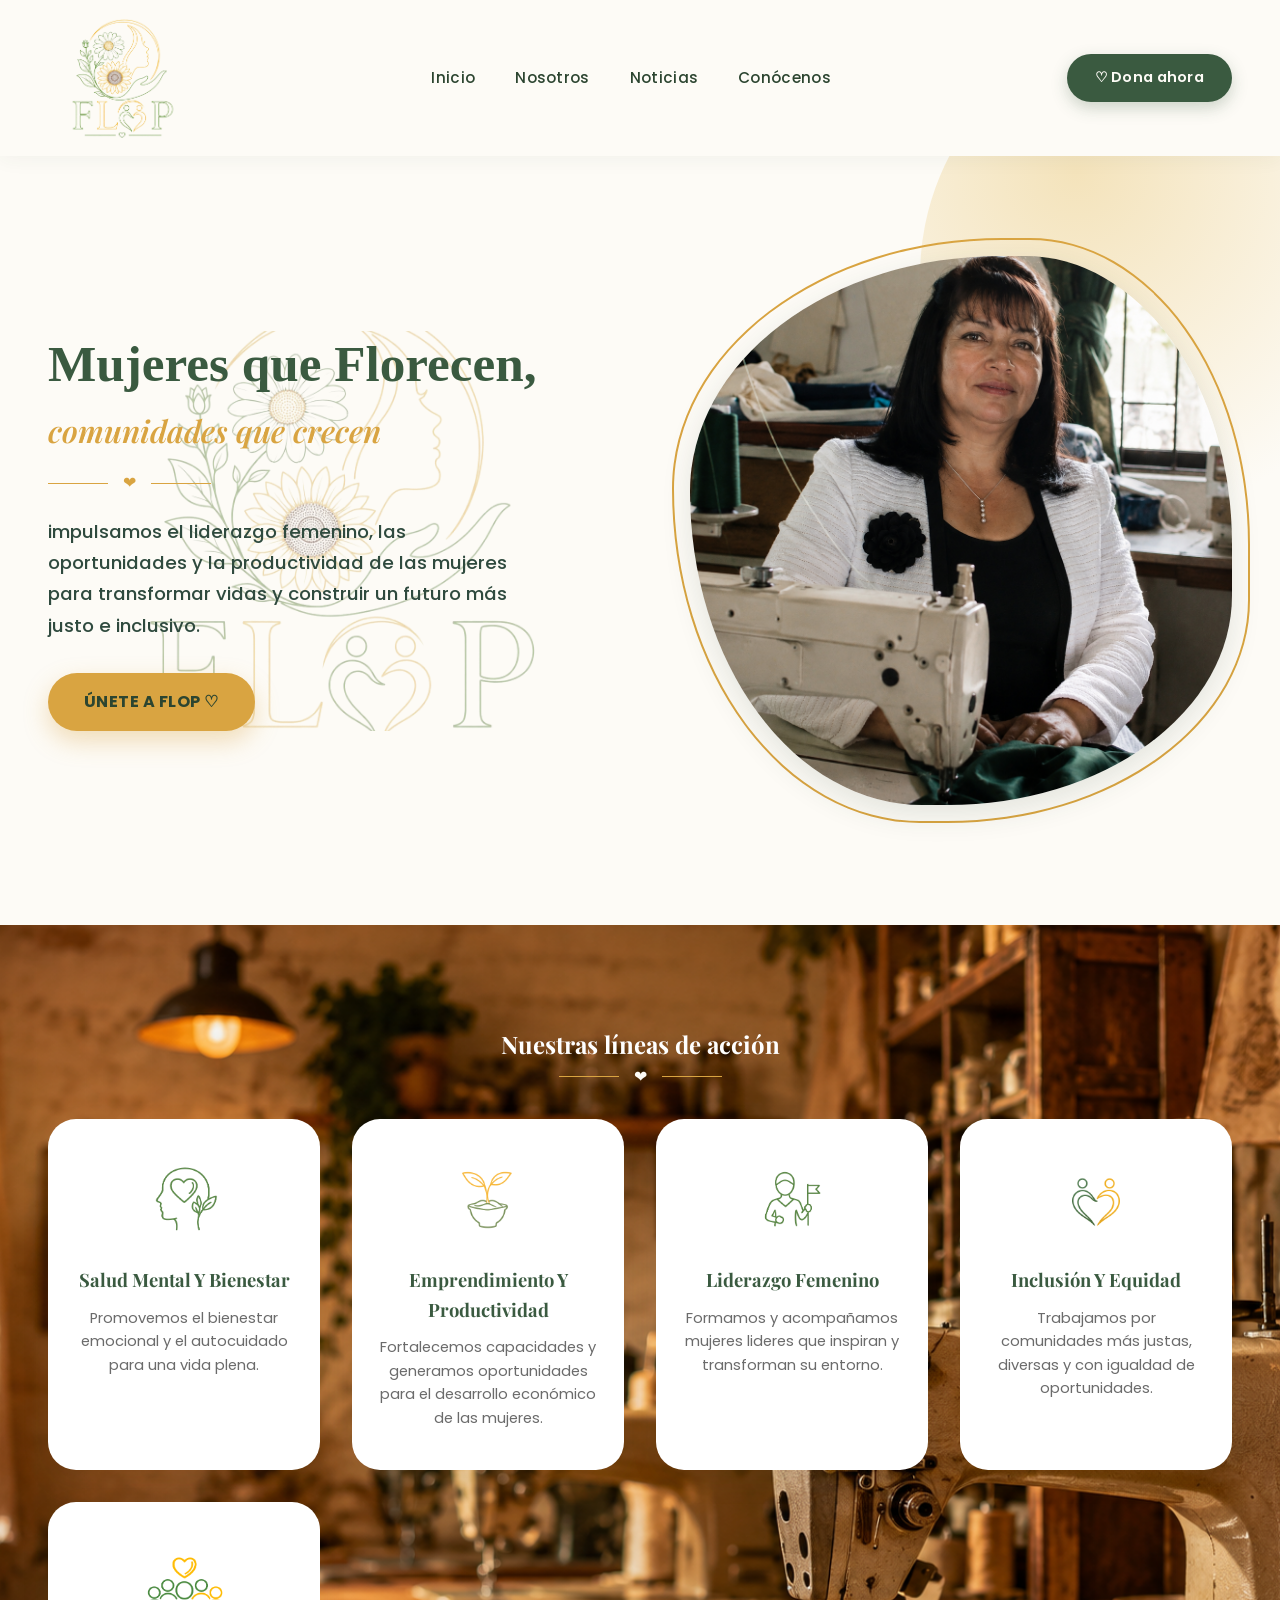
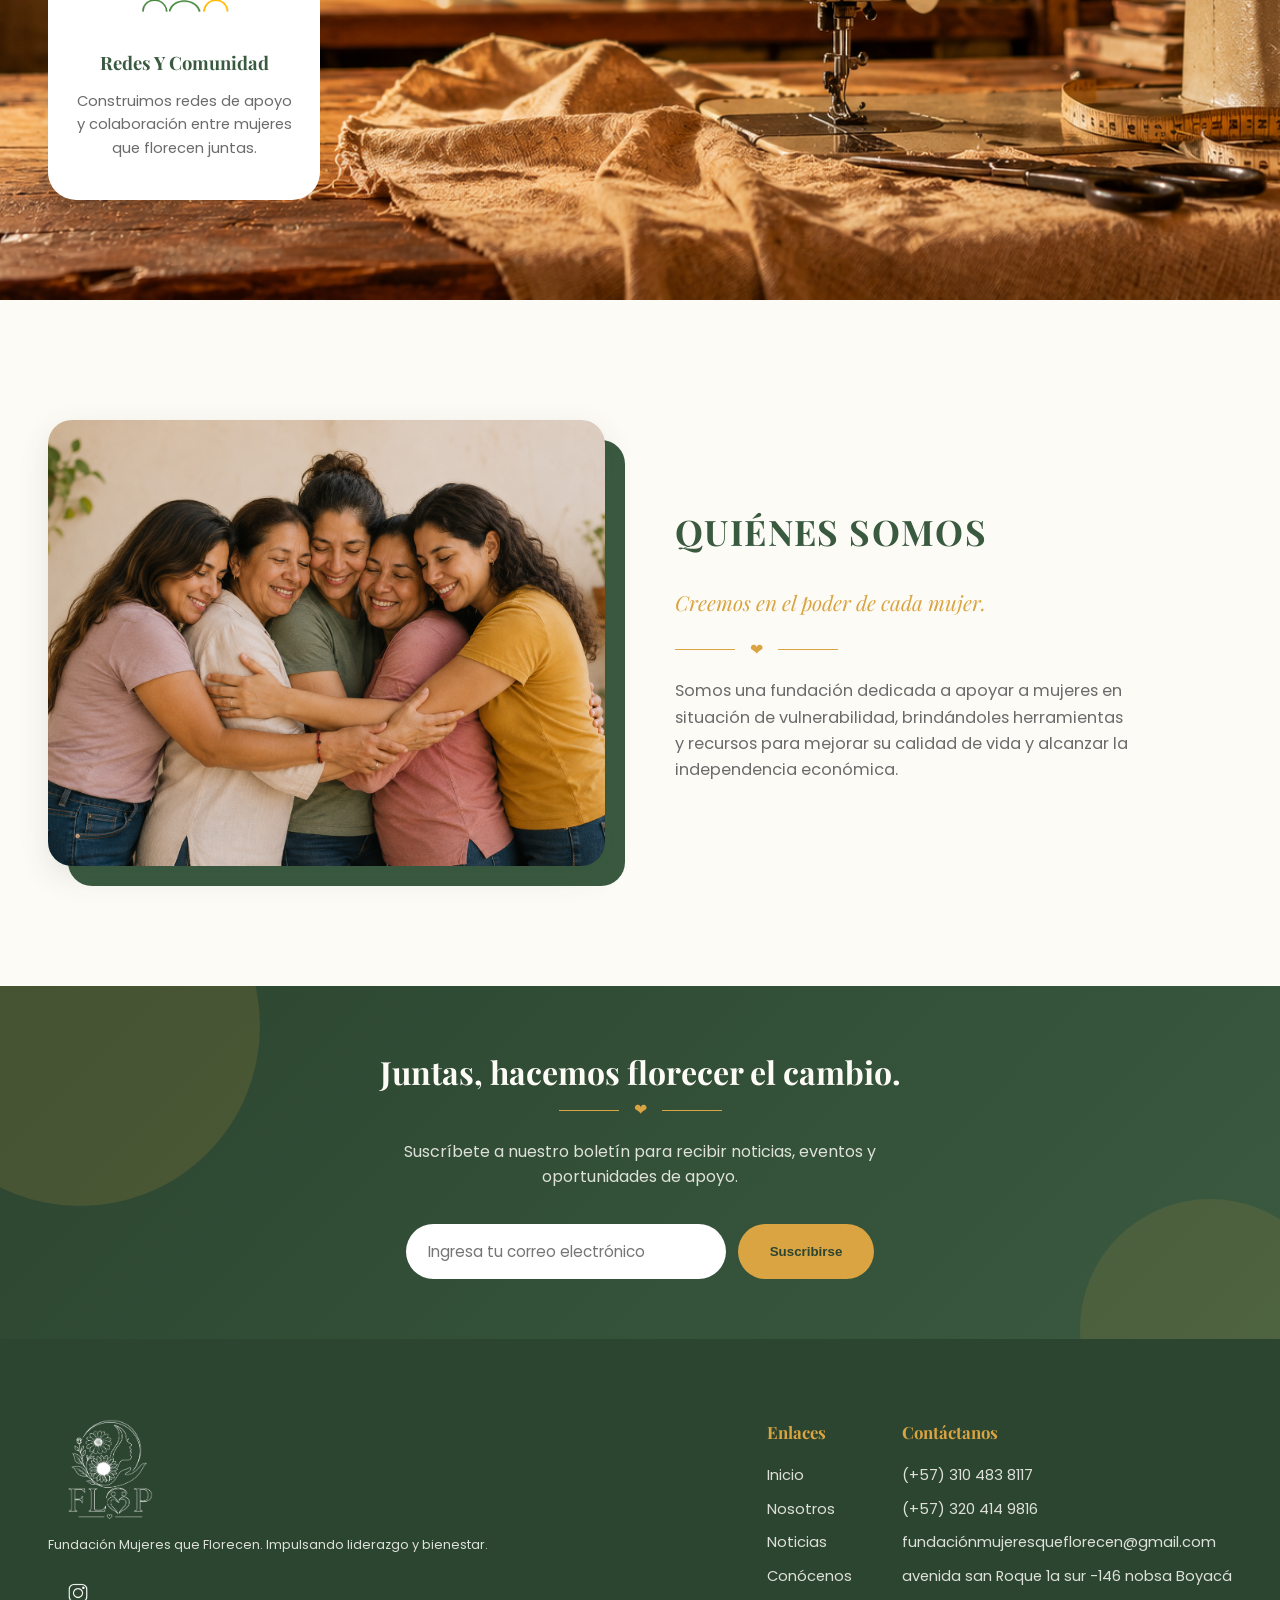
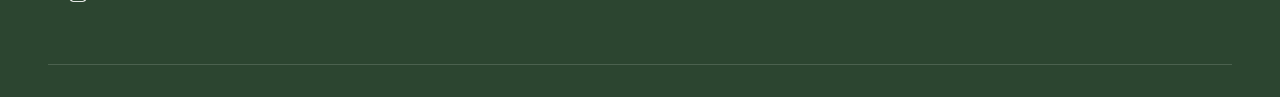
<file: index.html>
<!DOCTYPE html>
<html lang="en">
<head>
    <meta charset="UTF-8">
    <meta name="viewport" content="width=device-width, initial-scale=1.0">
    <title>Document</title>
    <link rel="stylesheet" href="home.css">
    <link rel="stylesheet" href="base.css">
<link rel="preconnect" href="https://fonts.googleapis.com">
<link rel="preconnect" href="https://fonts.gstatic.com" crossorigin>
<link href="https://fonts.googleapis.com/css2?family=Playwrite+ES:wght@100..400&family=Playwrite+NZ+Basic:wght@100..400&display=swap" rel="stylesheet">
</head>
<body>
    <header>
        <img class="logo" src="img/logofundacion2.png" alt="Logo de la fundación">
        <nav>
        <ul>
            <li><a href="#">Inicio</a></li>
            <li><a href="nosotros.html">Nosotros</a></li>
            <li><a href="noticias.html">Noticias</a></li>
            <li><a href="conocenos.html">Conócenos</a></li>
        </ul>
        </nav>
        <a href="#" class="boton">♡ Dona ahora</a>
    </header>
<!--====encabezado====-->
<main>
    <section class="hero">
        <div class="hero-texto">
            <h1><span class="titulo-home">Mujeres que Florecen, </span><br> <span class="dorado">comunidades que crecen</span></h1>
            <div class="divisor" style="justify-content:flex-start;">❤</div>
            <p>impulsamos el liderazgo femenino, las oportunidades y la productividad de las mujeres para transformar vidas y construir un futuro más justo e inclusivo.</p> 
            <div class="hero-botones">
            <a href="contactanos.html" class="boton-unete">ÚNETE A FLOP ♡</a>
            </div>
        </div>
        <div class="hero-imagen">
            <img src="img/hero2.png" alt="Imagen de la fundación">
        </div>
    </section>
<!-- ====lineas de acción==== -->
    <section class="lineas-de-accion" id="lineas-de-accion">
        
        <div class="nuestras-lineas-de-accion">
            <h1>Nuestras líneas de acción</h1>
            <div class="divisor" style="justify-content:flex-start;">❤</div>
        </div>
        <div class="tarjetas">

            <div class="tarjeta">
                <div class="icono">   
                    <img src="img/salud_mental.png" alt="salud mental y bienestar icono">
                </div>
                <h3>salud mental y bienestar</h3>
                <p>Promovemos el bienestar emocional y el autocuidado para una vida plena.</p>
            </div>
            
            <div class="tarjeta">
                <div class="icono">   
                    <img src="img/emprendimiento.png" alt="Icono de productividad">
                </div>
                <h3>Emprendimiento y productividad</h3>
                <p>Fortalecemos capacidades y generamos oportunidades para el desarrollo económico de las mujeres.</p>
            </div>

            <div class="tarjeta">
                <div class="icono">   
                    <img src="img/liderazgo.png" alt="Icono de liderazgo">
                </div>
                <h3>Liderazgo femenino</h3>
                <p>Formamos y acompañamos mujeres lideres que inspiran y transforman su entorno.</p>
            </div>

            <div class="tarjeta">
                <div class="icono">   
                    <img src="img/inclusion.png" alt="Icono de educación">
                </div>
                <h3>Inclusión y equidad</h3>
                <p>Trabajamos por comunidades más justas, diversas y con igualdad de oportunidades.</p>
            </div>

            <div class="tarjeta">
                <div class="icono">   
                    <img src="img/redes.png" alt="Icono de solidaridad">
                </div>
                <h3>Redes y comunidad</h3>
                <p>Construimos redes de apoyo y colaboración entre mujeres que florecen juntas.</p>
            </div>

        </div>
    </section>

<!--====Quienes somos====-->
    <section class="quienes-somos" id="quienes-somos">
        <div class="quienes-somos-imagen">
            <img src="img/quienes-somos.png" alt="Imagen de quienes somos">
        </div>
        <div class="quienes-somos-texto">
            <h2>QUIÉNES SOMOS</h2><br><h3>Creemos en el poder de cada mujer.</h3>
            <div class="divisor" style="justify-content:flex-start;">❤ </div>
            <p>Somos una fundación dedicada a apoyar a mujeres en situación de vulnerabilidad, brindándoles herramientas y recursos para mejorar su calidad de vida y alcanzar la independencia económica.</p>
        </div>
    </section>

<!-- ====Correo==== -->
    <section class="correo" id="correo">
        <h2>Juntas, hacemos florecer el cambio.</h2>
        <div class="divisor" style="justify-content:center;">❤</div>
        <p>Suscríbete a nuestro boletín para recibir noticias, eventos y oportunidades de apoyo.</p>
        <form action="#" method="post">
            <input type="email" name="email" placeholder="Ingresa tu correo electrónico" required>
            <button type="submit">Suscribirse</button>
        </form>
    </section>

<!-- ====pie de pagina====-->
    <footer>
        <div class="footer-grid">
            <div class="footer-col" style="flex:1 1 220px">
                    <div class="logo-footer">
                        <img src="img/logofundacion2.png" alt="Logo de la fundación">
                    </div>
                    <p style="font-size:0.8rem">Fundación Mujeres que Florecen. Impulsando liderazgo y bienestar.</p>
                    <div class="redes-sociales">
                        <a href="#"><img src="img/instagram.png" alt="Instagram"></a>
                    </div>
            </div>

            <div class="footer-col">
                <h3>Enlaces</h3>
                <ul>
                    <li><a href="#">Inicio</a></li>
                    <li><a href="nosotros.html">Nosotros</a></li>
                    <li><a href="noticias.html">Noticias</a></li>
                    <li><a href="eventos.html">Conócenos</a></li>
                </ul>
            </div>

            <div class="footer-col">
                <h3>Contáctanos</h3>
                <ul>
                    <li>(+57) 310 483 8117</li>
                    <li>(+57) 320 414 9816</li>
                    <li>fundaciónmujeresqueflorecen@gmail.com</li>
                    <li>avenida san Roque 1a sur -146 nobsa Boyacá</li>
                </ul>
            </div>
        </div>
    </footer>
</body>
</html>
</file>
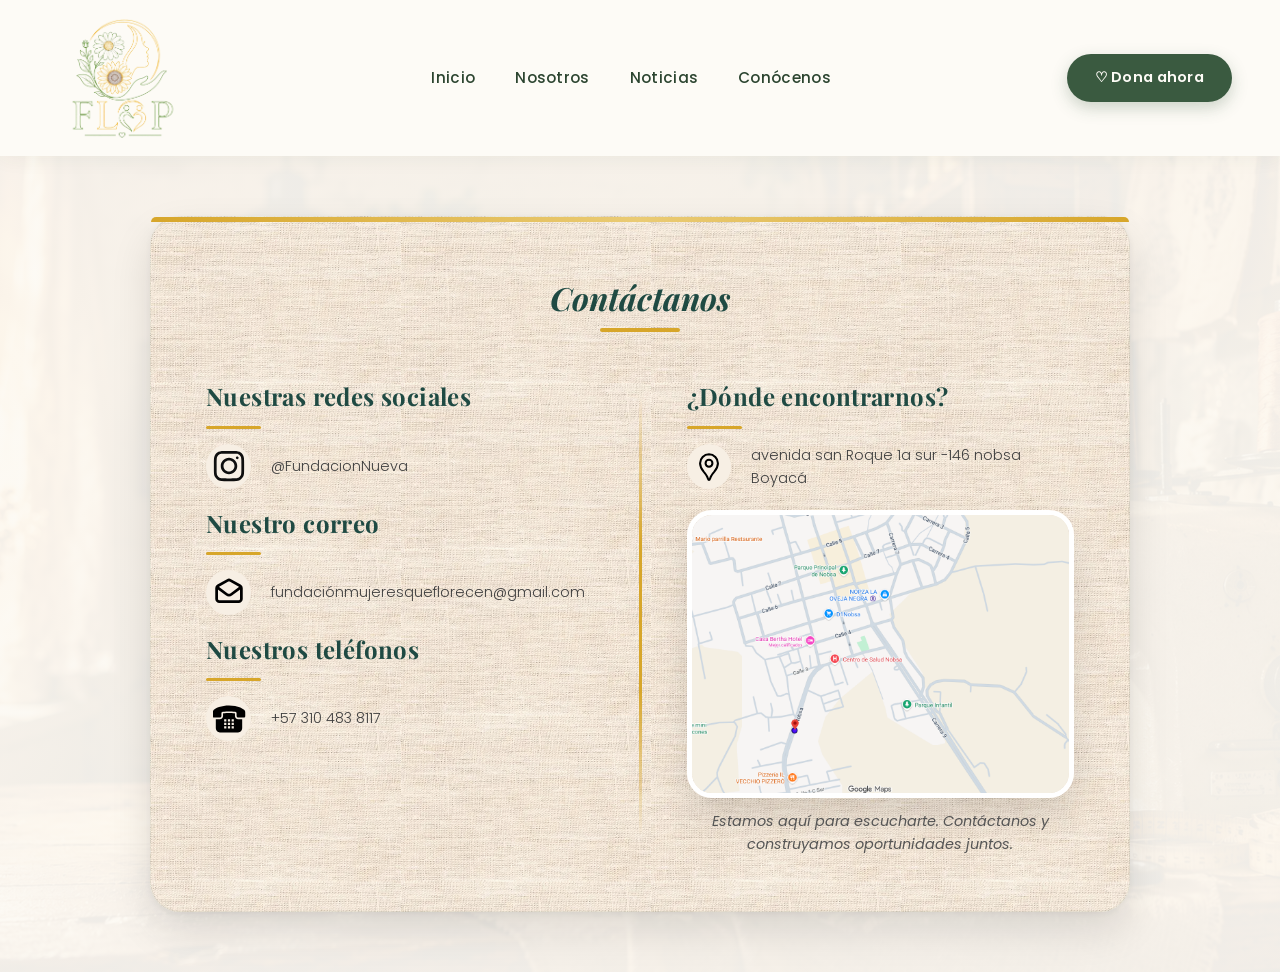
<file: contactanos.html>
<!DOCTYPE html>
<html lang="en">
<head>
    <meta charset="UTF-8">
    <meta name="viewport" content="width=device-width, initial-scale=1.0">
    <title>Document</title>
    <link rel="stylesheet" href="contactanos.css">
    <link rel="stylesheet" href="base.css">
</head>
<body>
    <header>
        <img class="logo" src="img/logofundacion2.png" alt="Logo de la fundación">
        <nav>
        <ul>
            <li><a href="index.html">Inicio</a></li>
            <li><a href="nosotros.html">Nosotros</a></li>
            <li><a href="noticias.html">Noticias</a></li>
            <li><a href="conocenos.html">Conócenos</a></li>
        </ul>
        </nav>
        <a href="#" class="boton">♡ Dona ahora</a>
    </header>
    
<section class="contactanos" id="contactanos">
    <div class="tarjeta-redes">
    <div class="titulo-contactanos">
        <h3>Contáctanos</h3>
    </div>
        <!-- Columna izquierda -->
        <div class="izquierda">
            <div class="bloque-contacto">
                <h3>Nuestras redes sociales</h3>
                <a href="https://instagram.com/fundacion" target="_blank">
                    <div class="icono">
                        <img src="img/instagram-contactenos.svg" alt="">
                    </div>
                    <span>@FundacionNueva</span>
                </a>
            </div>


            <div class="bloque-contacto">
                <h3>Nuestro correo</h3>
                <a href="mailto:contacto@fundacion.org">
                    <div class="icono">
                        <img src="img/correo-contactenos.svg" alt="">
                    </div>
                    <span>fundaciónmujeresqueflorecen@gmail.com</span>
                </a>
            </div>


            <div class="bloque-contacto">
                <h3>Nuestros teléfonos</h3>
                <a>
                    <div class="icono">
                        <img src="img/telefono-contactenos.svg" alt="">
                    </div>
                    <div class="numeros">
                        <span>+57 310 483 8117</span>
                    </div>
                </a>
        </div>

        </div>

        <!-- Línea dorada -->
        <div class="divisor-contacto"></div>

        <!-- Columna derecha -->
        <div class="derecha">
            <div class="bloque-contacto">
                <h3>¿Dónde encontrarnos?</h3>
                <a href="https://www.google.com/maps/search/avenida+san+Roque+1a+sur+-146+nobsa+Boyac%C3%A1+/@5.765005,-72.9423111,18.49z?entry=ttu&g_ep=EgoyMDI2MDcyOS4wIKXMDSoASAFQAw%3D%3D" target="_blank">
                    <div class="icono">
                        <img src="img/mapa-contactenos.svg" alt="">
                    </div>
                    <span>avenida san Roque 1a sur -146 nobsa Boyacá </span>
                </a>
            </div>
            <a class="mapa"
            href="https://www.google.com/maps/search/avenida+san+Roque+1a+sur+-146+nobsa+Boyac%C3%A1+/@5.765005,-72.9423111,18.49z?entry=ttu&g_ep=EgoyMDI2MDcyOS4wIKXMDSoASAFQAw%3D%3D"
            target="_blank">
            <img src="img/mapa-nobsa-contactenos.png" alt="Ubicación">
            </a>

            <p class="mensaje">
                Estamos aquí para escucharte.
                Contáctanos y construyamos oportunidades juntos.
            </p>
        </div>
    </div>

</section>

</body>
</html>
</file>
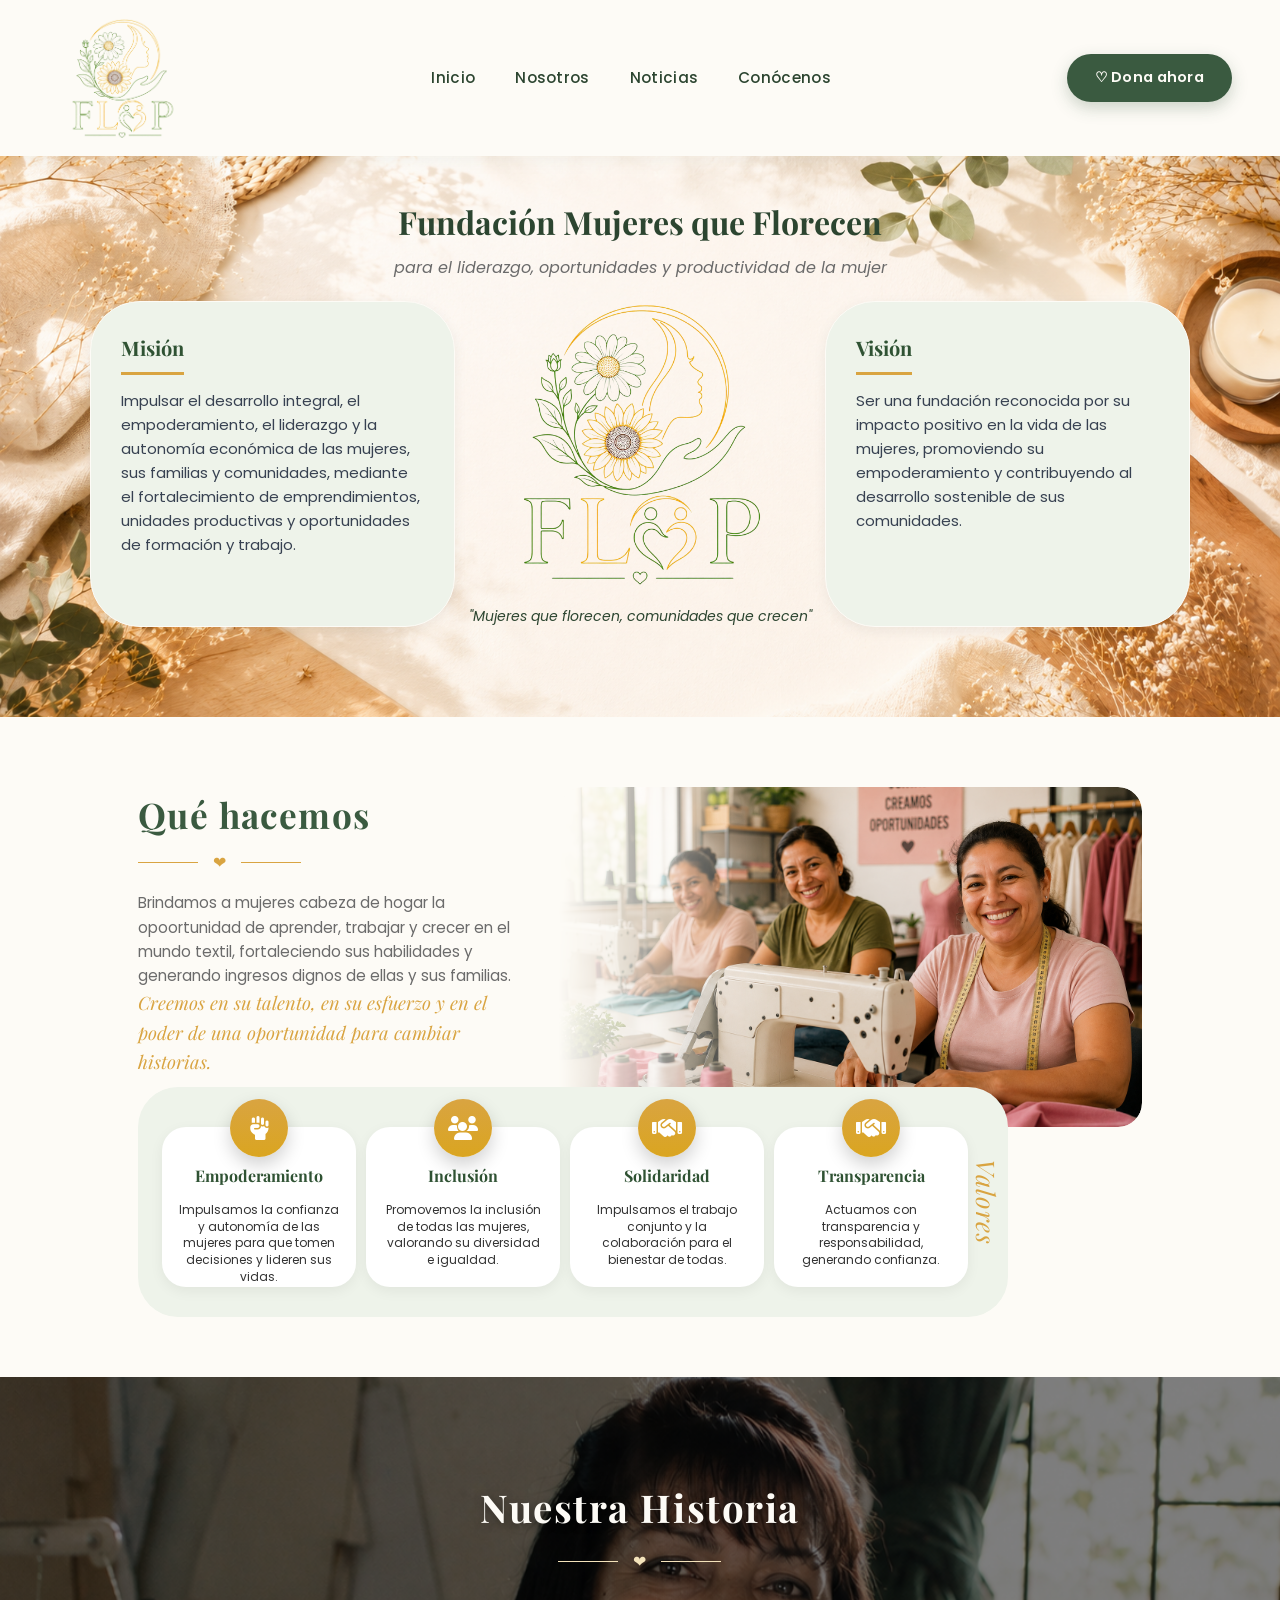
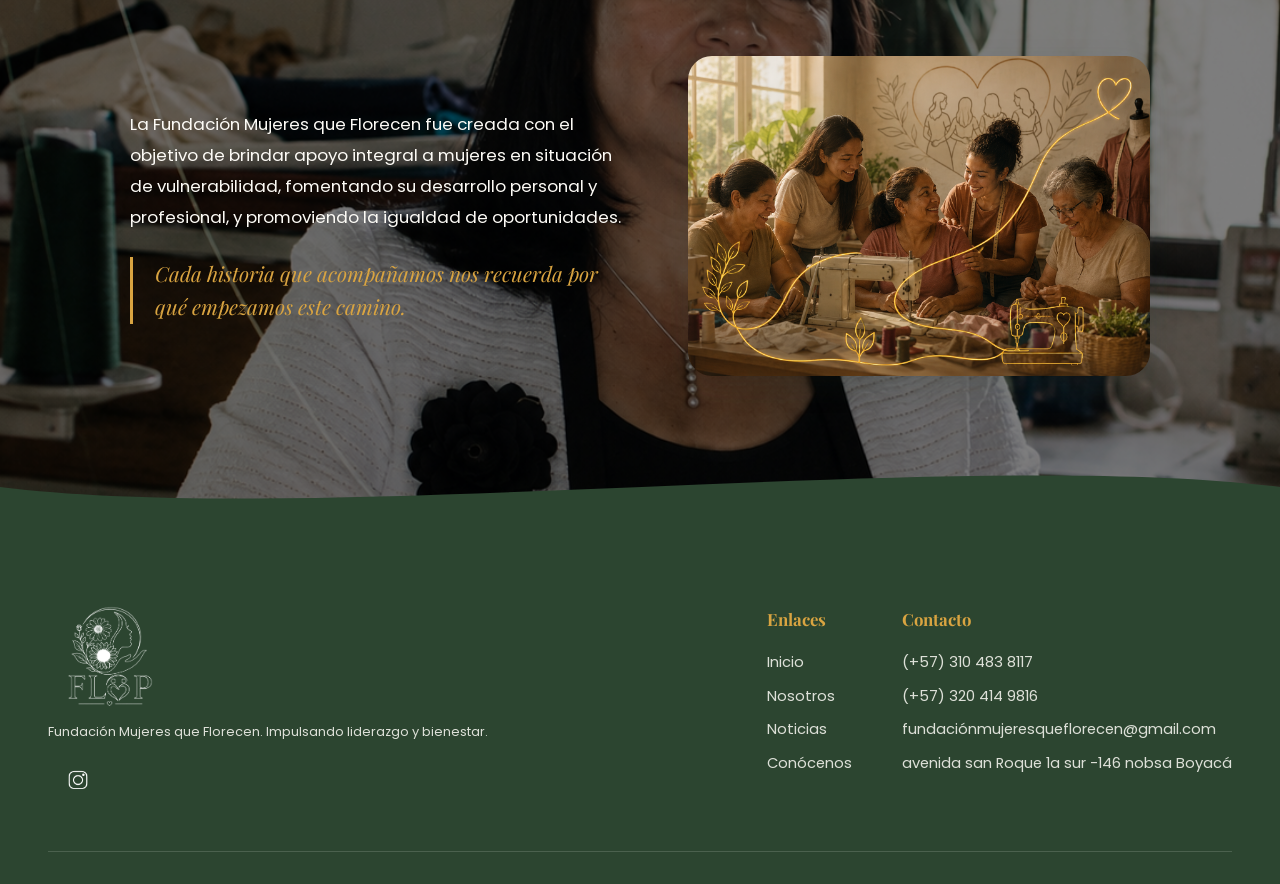
<file: nosotros.html>
<!DOCTYPE html>
<html lang="es">
<head>
    <meta charset="UTF-8">
    <meta name="viewport" content="width=device-width, initial-scale=1.0">
    <title>Fundación Mujeres que Florecen</title>
    <link rel="stylesheet" href="nosotros.css">
    <link rel="stylesheet" href="base.css">
    <link rel="stylesheet"
href="https://cdnjs.cloudflare.com/ajax/libs/font-awesome/6.7.2/css/all.min.css">
</head>
<body>
    <header>
        <img class="logo" src="img/logofundacion2.png" alt="Logo de la fundación">
        <nav>
            <ul>
                <li><a href="index.html">Inicio</a></li>
                <li><a href="nosotros.html">Nosotros</a></li>
                <li><a href="noticias.html">Noticias</a></li>
                <li><a href="conocenos.html">Conócenos</a></li>
            </ul>
        </nav>
        <a href="#" class="boton">♡ Dona ahora</a>
    </header>
    <main>
        <section id="juntos" class="juntos">
            <h1 class="titulo" style="text-align: center;">Fundación Mujeres que Florecen</h1>
            <p class="subtitulo " style="text-align: center;">para el liderazgo, oportunidades y productividad de la mujer</p>
                <div class="juntos-inner">
                    <div class="card">
                        <h2>Misión</h2>
                        <p>Impulsar el desarrollo integral, el empoderamiento, el liderazgo y la autonomía económica de las mujeres, sus familias y comunidades, mediante el fortalecimiento de emprendimientos, unidades productivas y oportunidades de formación y trabajo.</p>
                    </div>
                    <div class="logo">
                        <img class="imagen" src="img/logofundacion2.png" alt="Logo de la fundación">
                        <figcaption><em>"Mujeres que florecen, comunidades que crecen"</em></figcaption>
                    </div>
                    <div class="card">
                        <h2>Visión</h2>
                        <p>Ser una fundación reconocida por su impacto positivo en la vida de las mujeres, promoviendo su empoderamiento y contribuyendo al desarrollo sostenible de sus comunidades.</p>
                    </div>
                    </div>
        </section>

        <section id="que-hacemos" class="que-hacemos">
                <div class="texto-que-hacemos">
                    <h2>Qué hacemos</h2>
                    <div class="divisor" style="justify-content:flex-start;">❤ </div>
                    <p>Brindamos a mujeres cabeza de hogar la opoortunidad de aprender, trabajar y crecer en el mundo textil, fortaleciendo sus habilidades y generando ingresos dignos de ellas y sus familias.</p>
                    <h3>Creemos en su talento, en su esfuerzo y en el poder de una oportunidad para cambiar historias.</h3>
                </div>

                <div class="imagen-que-hacemos">
                    <img src="img/quehacemos.png" alt="Imagen de mujeres trabajando juntas">
                </div>
        </section>
        <section id="valores" class="valores">
            <span class="etiqueta-valores">Valores</span>
            <div class="card-valor">
                <div class="icono">
                    <i class="fa-solid fa-hand-fist"></i>
                </div>
                <h3>Empoderamiento</h3>
                <p>Impulsamos la confianza y autonomía de las mujeres para que tomen decisiones y lideren sus vidas.</p>
            </div>
            <div class="card-valor">
                <div class="icono">
                    <i class="fa-solid fa-users"></i>
                </div>
                <h3>Inclusión</h3>
                <p>Promovemos la inclusión de todas las mujeres, valorando su diversidad e igualdad.</p>
            </div>
            <div class="card-valor">
                <div class="icono">
                    <i class="fa-solid fa-handshake"></i>
                </div>
                <h3>Solidaridad</h3>
                <p>Impulsamos el trabajo conjunto y la colaboración para el bienestar de todas.</p>
            </div>
            <div class="card-valor">
                <div class="icono">
                    <i class="fa-solid fa-handshake"></i>
                </div>
                <h3>Transparencia</h3>
                <p>Actuamos con transparencia y responsabilidad, generando confianza.</p>
            </div>

        </section>

        <section id="historia" class="historia">
            <div class="contenido-historia">

                <div class="encabezado-historia">
                    <h2>Nuestra Historia</h2>
                    <div class="divisor" style="justify-content:flex-start;">❤ </div>
                </div>

                <div class="cuerpo-historia">
                    <div class="texto-historia">
                        <p>La Fundación Mujeres que Florecen fue creada con el objetivo de brindar apoyo integral a mujeres en situación de vulnerabilidad, fomentando su desarrollo personal y profesional, y promoviendo la igualdad de oportunidades.</p>
                        <p class="frase-destacada">Cada historia que acompañamos nos recuerda por qué empezamos este camino.</p>
                    </div>
                    <div class="imagen-historia">
                        <img src="img/historia.png" alt="Mujeres de la fundación trabajando juntas">
                </div>
                </div>
            </div>

            <div class="historia__ola">
                <svg viewBox="0 0 1440 100" preserveAspectRatio="none">
                    <path d="M0,50 C360,100 1080,0 1440,50 L1440,100 L0,100 Z" fill="#2d4a34"/>
                </svg>
            </div>
        </section>
    </main>

    <footer>
        <div class="footer-grid">
            <div class="footer-col" style="flex:1 1 220px">
                <div class="logo-footer">
                    <img src="img/logofundacion2.png" alt="Logo de la fundación">
                </div>
                <p style="font-size: 0.8rem;">Fundación Mujeres que Florecen. Impulsando liderazgo y bienestar.</p>
                <div class="redes-sociales">
                    <a href="#"><img src="img/instagram.png" alt="Instagram"></a>
                </div>
            </div>

            <div class="footer-col">
            <h3>Enlaces</h3>
                <ul>
                    <li><a href="index.html">Inicio</a></li>
                    <li><a href="nosotros.html">Nosotros</a></li>
                    <li><a href="noticias.html">Noticias</a></li>
                    <li><a href="conocenos.html">Conócenos</a></li>
                </ul>
            </div>

            <div class="footer-col">
                <h3>Contacto</h3>
                <ul>
                    <li>(+57) 310 483 8117</li>
                    <li>(+57) 320 414 9816</li>
                    <li>fundaciónmujeresqueflorecen@gmail.com</li>
                    <li>avenida san Roque 1a sur -146 nobsa Boyacá</li>
                </ul>
            </div>

        </div>
    </footer>
</body>
</html>
</file>
<file: home.css>
/* ----------HERO--------*/
.hero{
  display:flex;
  align-items:center;
  justify-content:space-between;
  gap: 60px;
  max-width: 1300px;
  margin: 0 auto;
  padding: 100px 48px 120px;
  position: relative;
  overflow: hidden;
}
.hero-texto{
  position: relative;
  z-index: 1;
}
.hero-texto::before {
  content: "";
  position: absolute;
  inset: 0; /* top:0; right:0; bottom:0; left:0; */
  background: url(img/logofundacion2.png);
  background-size: 98% auto;
  background-position: center;
  background-repeat: no-repeat;
  filter: saturate(0.65) opacity(0.4);
  z-index: -1;
}

/* mancha dorada difusa detrás del hero */
.hero::before{
  content:"";
  position:absolute;
  top:-140px; right:-160px;
  width:520px; height:520px;
  background: radial-gradient(circle at 30% 30%, var(--dorado-suave), transparent 70%);
  border-radius:50%;
  z-index:0;
}
 
.hero > div:first-child{
  flex:1 1 460px;
  position:relative;
  z-index:1;
  animation: apareceArriba .9s ease both;
}

.hero h1 .titulo-home{
  font-family: "Playwrite NZ Basic", cursive;
  font-optical-sizing: auto;
  font-weight: auto;
  font-style: normal;
}

.hero h1{
  font-size: clamp(2.3rem, 4vw, 3.6rem);
  font-weight:600;
  line-height:1.15;
  margin-bottom: 18px;
}
.hero h1 .dorado{
  color: var(--dorado);
  font-style: italic;
  font-size: 0.6em;
}
 
.hero > div:first-child > p{
  color: #2f4a3e;;
  font-size: 1.15rem;      /* un poco más grande que el 1.05rem actual */
  font-weight: 500;         /* Poppins soporta 300/400/500/600/700 según tu @import */
  line-height: 1.7; 
  max-width: 480px;
  margin: 20px 0 32px;
}
 
.hero-botones .boton-unete{
  display:inline-block;
  background: var(--dorado);
  color: var(--verde-oscuro);
  font-weight:700;
  letter-spacing:.03em;
  padding: 16px 36px;
  border-radius: 999px;
  transition: transform .3s ease, background .3s ease, color .3s ease, box-shadow .3s ease;
  box-shadow: 0 10px 24px rgba(217,164,65,.35);
}
.hero-botones .boton-unete:hover{
  background: var(--verde);
  color: var(--crema);
  transform: translateY(-3px);
}
 

.hero-imagen{
  flex:1 1 420px;
  position:relative;
  z-index:1;
}
.hero-imagen::before{
  content:"";
  position:absolute;
  inset:-18px;
  border: 2px solid var(--dorado);
  border-radius: 60% 40% 55% 45% / 45% 55% 40% 60%;
  animation: flotar 8s ease-in-out infinite;
}
.hero-imagen img{
  position:relative;
  z-index:1;
  border-radius: 60% 40% 55% 45% / 45% 55% 40% 60%;
  box-shadow: var(--sombra);
}
 
@keyframes flotar{
  0%, 100%{ transform: translate(0,0) rotate(0deg); }
  50%{ transform: translate(6px,-10px) rotate(2deg); }
}
@keyframes apareceArriba{
  from{ opacity:0; transform: translateY(24px); }
  to{ opacity:1; transform: translateY(0); }
}
 
/* ----------LÍNEAS DE ACCIÓN (tarjetas)------------ */
.nuestras-lineas-de-accion{
  text-align: center;
}
.nuestras-lineas-de-accion .divisor{
  justify-content: center !important;
  margin-bottom: 30px;
  color: var(--crema);
}
.nuestras-lineas-de-accion h1{
color:var(--blanco);
}
.lineas-de-accion{
  background-image: url('img/fondo-home.png');
  background-size: cover;        /* la imagen cubre todo el contenedor, recortando si es necesario */
  background-position: center;   /* centra la imagen, evita cortes en los bordes */
  background-repeat: no-repeat;
  padding: 100px 48px;
}
 
.tarjetas{
  max-width: 1300px;
  margin: 0 auto;
  display: grid;
  grid-template-columns: repeat(auto-fit, minmax(220px, 1fr));
  gap: 32px;
}
 
.tarjeta{
  background: var(--blanco);
  border-radius: 28px;
  padding: 40px 28px;
  text-align: center;
  position: relative;
  overflow: hidden;
  box-shadow: 0 10px 30px rgba(44,69,48,.08);
  transition: transform .35s ease, box-shadow .35s ease;
}
 
/* barra superior que aparece al pasar el mouse */
.tarjeta::before{
  content:"";
  position:absolute;
  top:0; left:0; right:0;
  height:4px;
  background: linear-gradient(90deg, var(--dorado), var(--verde));
  transform: scaleX(0);
  transform-origin: left;
  transition: transform .4s ease;
}
.tarjeta:hover{
  transform: translateY(-10px);
  box-shadow: 0 20px 40px rgba(44,69,48,.16);
}
.tarjeta:hover::before{ transform: scaleX(1); }
 
.tarjeta .icono{
  width: 90px; height: 84px;
  margin: 0 auto 22px;
  display:flex;
  align-items:center;
  justify-content:center;
  border-radius: 50%;
  transition: background .35s ease, transform .35s ease;
}
.tarjeta:hover .icono{
  transform: rotate(-8deg) scale(1.08);
}
.tarjeta .icono img{ width:90px; height:90px; object-fit: cover;}
 
.tarjeta h3{
  font-size: 1.15rem;
  margin-bottom: 12px;
  text-transform: capitalize;
}
.tarjeta p{
  color: var(--gris);
  font-size: .92rem;
}
 
/* ==========================================================
   QUIENES SOMOS
   ========================================================== */
.quienes-somos{
  display:flex;
  align-items:center;
  gap: 70px;
  max-width: 1300px;
  margin: 0 auto;
  padding: 120px 48px;
}
 
.quienes-somos-imagen{
  flex: 1 1 420px;
  position: relative;
}

.quienes-somos-imagen::before{
  content:"";
  position:absolute;
  inset: 20px -20px -20px 20px;
  background: var(--verde);
  border-radius: 24px;
  z-index:0;
}
.quienes-somos-imagen img{
  position:relative;
  z-index:1;
  border-radius: 24px;
  box-shadow: var(--sombra);
}
 
.quienes-somos-texto{ flex: 1 1 420px; }
.quienes-somos-texto h2{
  font-size: 2.2rem;
  letter-spacing:.04em;
}
.quienes-somos-texto h3{
  font-family:'Playfair Display', serif;
  font-style: italic;
  font-weight: 400;
  color: var(--dorado);
  font-size: 1.3rem;
  margin-bottom: 18px;
}
.quienes-somos-texto p{
  color: var(--gris);
  font-size: 1.02rem;
  max-width: 460px;
}
 
/* ==========================================================
   CORREO 
   ========================================================== */
.correo{
  position: relative;
  overflow: hidden;
  background: linear-gradient(135deg, var(--verde-oscuro), var(--verde));
  color: var(--crema);
  text-align: center;
  padding: 60px 24px;
}
.correo::before{
  content:"";
  position:absolute;
  width:360px; height:360px;
  border-radius:50%;
  background: rgba(217,164,65,.15);
  top:-140px; left:-100px;
}
.correo::after{
  content:"";
  position:absolute;
  width:260px; height:260px;
  border-radius:50%;
  background: rgba(217,164,65,.12);
  bottom:-120px; right:-60px;
}
.correo h2{
  color: var(--crema);
  font-size: 2rem;
  position:relative; z-index:1;
}
.correo .divisor::before,
.correo .divisor::after{ background: var(--dorado); }
 
.correo > p{
  color: rgba(253,251,246,.85);
  max-width: 480px;
  margin: 0 auto 34px;
  position:relative; z-index:1;
}
 
.correo form{
  display:flex;
  justify-content:center;
  gap: 12px;
  flex-wrap: wrap;
  position:relative; z-index:1;
}
.correo input{
  padding: 16px 22px;
  border-radius: 999px;
  border: none;
  width: 320px;
  max-width: 80vw;
  font-family: inherit;
  font-size: .95rem;
}
.correo input:focus{ outline: 3px solid var(--dorado); }
 
.correo button{
  padding: 16px 32px;
  border-radius: 999px;
  border: none;
  background: var(--dorado);
  color: var(--verde-oscuro);
  font-weight: 700;
  cursor: pointer;
  transition: background .3s ease, transform .3s ease;
}
.correo button:hover{
  background: var(--crema);
  transform: translateY(-2px);
}
</file>
<file: base.css>
/* ---------- Variables ---------- */
@import url('https://fonts.googleapis.com/css2?family=Poppins:wght@300;400;500;600;700&family=Playfair+Display:ital,wght@0,500;0,600;0,700;1,500&display=swap');

 
:root{
  --verde: #3a5a40;
  --verde-oscuro: #2c4530;
  --dorado: #d9a441;
  --crema: #fdfbf6;
  --texto: #333333;
  --gris: #6b6b6b;
  --verde-claro: #eef3ea;
  --dorado-suave: #f4e3bb;
  --blanco: #ffffff;
  --sombra: 0 10px 30px rgba(44, 69, 48, 0.12);
}
 
*{ margin:0; padding:0; box-sizing:border-box; }
 
body{
  font-family: 'Poppins', sans-serif;
  color: var(--texto);
  background: var(--crema);
  line-height: 1.6;
  overflow-x: hidden;
}
 
h1, h2, h3{
  font-family: 'Playfair Display', serif;
  color: var(--verde);
}
 
a{ text-decoration:none; color:inherit; }
ul{ list-style:none; }
img{ max-width:100%; display:block; }
 
.contenedor{
  max-width: 1200px;
  margin: 0 auto;
  padding: 0 24px;
}
 
.divisor{
  display:flex;
  align-items:center;
  justify-content:center;
  gap: 15px;
  color: var(--dorado);
  margin: 0 auto 16px;
}
.divisor::before, .divisor::after{
  content:"";
  width:60px;
  height:1px;
  background: var(--dorado);
}
 
@media (prefers-reduced-motion: reduce){
  *{ animation:none !important; transition:none !important; }
}
 
/* ------------HEADER---------- */
header{
  position: sticky;
  top: 0;
  z-index: 100;
  display:flex;
  align-items:center;
  justify-content:space-between;
  gap: 24px;
  padding: 18px 48px;
  background: rgba(253, 251, 246, 0.85);
  backdrop-filter: blur(10px);
  box-shadow: 0 2px 20px rgba(44, 69, 48, 0.06);
}
 
header .logo{
  height: 120px;
  width: auto;
}
 
header nav ul{
  display:flex;
  gap: 40px;
  flex-wrap: wrap;
}
 
header nav a{
  position:relative;
  font-weight:500;
  font-size:.95rem;
  letter-spacing:.02em;
  color: var(--verde-oscuro);
  padding-bottom: 4px;
}
header nav a::after{
  content:"";
  position:absolute;
  left:0; bottom:0;
  width:0; height:2px;
  background: var(--dorado);
  transition: width .3s ease;
}
header nav a:hover::after{ width:100%; }
 
header .boton{
  background: var(--verde);
  color: var(--crema);
  padding: 12px 28px;
  border-radius: 999px;
  font-weight:600;
  font-size:.9rem;
  letter-spacing:.02em;
  white-space: nowrap;
  transition: transform .3s ease, background .3s ease, box-shadow .3s ease;
  box-shadow: 0 6px 16px rgba(58,90,64,.25);
}
header .boton:hover{
  background: var(--verde-oscuro);
  transform: translateY(-2px);
  box-shadow: 0 10px 22px rgba(58,90,64,.35);
}
/* --------footer-------*/
footer{
  background: var(--verde-oscuro);
  color: rgba(253,251,246,.85);
  padding: 80px 48px 32px;
}
 
.footer-grid{
  max-width: 1300px;
  margin: 0 auto;
  display:flex;
  flex-wrap: wrap;
  gap: 50px;
  padding-bottom: 50px;
  border-bottom: 1px solid rgba(253,251,246,.15);
}
 
.logo-footer img{
  height: 100px;
  margin-bottom: 16px;
  filter: brightness(0) invert(1);
}
 
.footer-col h3{
  color: var(--dorado);
  font-size: 1.05rem;
  margin-bottom: 18px;
}
.footer-col ul li{
  margin-bottom: 10px;
  font-size: .92rem;
}
.footer-col a{ transition: color .25s ease; }
.footer-col a:hover{ color: var(--dorado); }
 
.redes-sociales{
  display:flex;
  gap: 14px;
  margin-top: 18px;
}
.redes-sociales img{
  width: 60px;
  filter: brightness(0) invert(1);
  transition: transform .3s ease;
}
.redes-sociales a:hover img{ transform: translateY(-3px); }
 
/* ---------RESPONSIVE----------*/
@media (max-width: 960px){
  header{ padding: 16px 24px; }
  header nav ul{ gap: 22px; }
 
  .hero{
    flex-direction: column;
    text-align: center;
    padding: 70px 24px 90px;
    gap: 50px;
  }
  .hero > div:first-child > p{ margin-inline: auto; }
 
  .quienes-somos{
    flex-direction: column;
    padding: 80px 24px;
    text-align: center;
  }
  .quienes-somos-texto p{ margin-inline: auto; }
 
  .lineas-de-accion{ padding: 70px 24px; }
}
 
@media (max-width: 600px){
  header{ flex-direction: column; gap: 14px; }
  header nav ul{ justify-content:center; gap: 16px; }
 
  .hero h1{ font-size: 2rem; }
  .hero-imagen::before,
  .hero-imagen img{ border-radius: 40% 60% 50% 50% / 50% 50% 40% 60%; }
 
  .correo input{ width: 100%; }
  .footer-grid{ flex-direction: column; gap: 36px; }
}
</file>
<file: contactanos.css>
.contactanos{
  padding: 60px 30px;
  min-height:500px;
  background:
  linear-gradient(rgba(253,251,246,.94), rgba(253,251,246,.94)),
  url("img/fondo-home.png") center/cover no-repeat;
}

.tarjeta-redes{
  position:relative;
  max-width:980px;
  margin:auto;
  background:
  linear-gradient(rgba(247,238,226,.30),rgba(247,238,226,.30)),
  url("img/textura-lino.webp");
  background-size:250px;
  backdrop-filter: blur(4px);
  -webkit-backdrop-filter: blur(4px);
  border-radius:30px;
  padding:55px;
  display:grid;
  grid-template-columns:1fr 3px 1fr;
  gap:45px;
  box-shadow:0 18px 40px rgba(0,0,0,.12),
             0 2px 8px rgba(0,0,0,.05);
  border: 1px solid rgba(31,74,67,.08);
  animation:subir .8s ease;
}

@keyframes subir{
    from{
        opacity:0;
        transform:translateY(40px);
    }
    to{
        opacity:1;
        transform:translateY(0);
    }
}

.tarjeta-redes::before{
  content:"";
  position:absolute;
  left:0;
  top:0;
  width:100%;
  height:5px;
  background:linear-gradient(
        90deg,
        #D7A62A,
        #EACB74,
        #D7A62A
    );
  border-radius:30px 30px 0 0;
}

.izquierda,
.derecha{
  display:flex;
  flex-direction:column;
}

.titulo-contactanos{
  grid-column: 1 / -1; /* ocupa todas las columnas */
  text-align: center;
}

.titulo-contactanos h3{
  font-size: 2rem;
  color: #1F4A43;
  font-style: italic
}

.titulo-contactanos h3::after{
  content: "";
  display: block;
  width: 80px;
  height: 4px;
  margin: 5px auto 0;
  background: #D7A62A;
  border-radius: 20px;
}

/*-----BLOQUES DE CONTACTO-----*/

.bloque-contacto{
  margin-bottom:15px;
}

.bloque-contacto h3{
  letter-spacing:.4px;
  color:#1F4A43;
  margin-bottom:15px;
  font-size:1.5rem;
}

.bloque-contacto h3::after{
  content:"";
  display:block;
  width:55px;
  height:3px;
  margin-top:10px;
  background:#D7A62A;
  border-radius:20px;
}

.bloque-contacto a{
  display:flex;
  align-items:center;
  gap:20px;
  text-decoration:none;
  color:#3F3F3F;
}

.bloque-contacto span{
  font-size: 0.9rem;
  font-weight:300;
}

.icono{
  width:45px;
  height:45px;
  display:flex;
  justify-content:center;
  align-items:center;
  border-radius:50%;
  background:#F7EFE4;
  transition:.35s;
}

.icono img{
  width:22px;
  height:22px;
  object-fit: contain;
  transform: scale(1.5);
}

.bloque-contacto a:hover .icono{
  background:#1F4A43;
  transform:scale(1.08);
}

.bloque-contacto a:hover img{
  filter:brightness(0) invert(1);
}

.numeros{
  display: flex;
  flex-direction: column;
  gap: 6px;
}

/*------DIVISOR / MAPA / MENSAJE------*/

.divisor-contacto{
  background:linear-gradient(
        transparent,
        #D7A62A,
        #D7A62A,
        transparent
  );
  border-radius:30px;
  width:3px;
  margin:20px 0;
}

.mapa{
  margin-top:5px;
  border-radius:25px;
  border:5px solid white;
  overflow:hidden;
  display:block;
  transition:.3s;
  box-shadow:0 18px 35px rgba(0,0,0,.12);
}

.mapa img{
  width:100%;
  object-fit:cover;
  display:block;
}

.mapa:hover{
  transform:scale(1.02);
}

.mensaje{
  margin-top:12px;
  font-size:.9rem;
  text-align:center;
  color:#555;
  font-style:italic;
  line-height:1.6;
}

/*-------RESPONSIVE-------*/
@media (max-width:900px){
    .contactanos{
        padding: 90px 25px;
    }
    .tarjeta-redes{
        grid-template-columns: 1fr;
        gap: 50px;
        padding: 45px 30px;
    }
}

@media (max-width:600px){
    .bloque-contacto a{
        padding: 15px 18px;
        gap: 14px;
    }
    .icono{
        width: 40px;
        height: 40px;
    }
    .icono img{
        width: 20px;
        height: 20px;
    }
}
</file>
<file: nosotros.css>
/* ---------- HEADER ---------- */
header {
  text-align: center;
  padding: 50px 20px 30px;
  background: linear-gradient(180deg, var(--blanco) 0%, var(--crema) 100%);
}

.imagen {
  display: block;
  max-width: 350px;
  height: auto;
  margin: 0 auto 20px;
}

.titulo {
  font-size: 32px;
  font-weight: 700;
  color:var(--verde-oscuro);
  margin-bottom: 8px;
}

.subtitulo {
  font-size: 16px;
  color:var(--gris);
  font-style: italic;
}

/* ---------- juntos ---------- */
.juntos{
  width: 100%;
  background-image: url('img/fondo-nosotros2.png');
  background-size: cover;
  background-position: center;
  background-repeat: no-repeat;
  padding: 40px 0 60px;
}
.juntos-inner {
  max-width: 1100px;
  margin: 20px auto 60px;
  display: flex;
  flex-wrap: wrap;
  justify-content: center;
  align-items: stretch;
  gap: 10px;
  margin-bottom: 30px;
}
.logo{
  position: relative;
}

.logo::before{
  content: "";
  position: absolute;
  top: 50%;
  left: 50%;
  transform: translate(-50%, -50%);
  width: 320px;              
  height: 320px;
  z-index: 0;
  pointer-events: none;
}

.logo .imagen{
  position: relative;
  z-index: 1;
}
figcaption {
  text-align: center;
  font-size: 14px;
  color: var(--verde-oscuro);
  margin-top: 8px;
}
/*--------- que hacemos ------------- */
.que-hacemos {
  background:var(--crema);
  display: flex;
  align-items: flex-start;
  gap: 30px;
  max-width: 1100px;
  margin: 0 auto;
  padding: 70px 48px;
}

.texto-que-hacemos {
  flex: 1 1 320px;
}
.texto-que-hacemos h2{
  font-size: 2.2rem;
  letter-spacing:.04em;
  margin-bottom: 6px;
}
.texto-que-hacemos h3{
  font-family:'Playfair Display', serif;
  font-style: italic;
  font-weight: 400;
  color: var(--dorado);
  font-size: 1.15rem;
  margin-bottom: 18px;
}

.texto-que-hacemos p{
  color: var(--gris);
  font-size: 0.95rem;
}

.imagen-que-hacemos {
  flex: 2 1 440px;
  max-width: 100%;
}

.imagen-que-hacemos img {
  max-height:340px;
  width: 100%;
  position: relative;
  z-index: 0;
  border-radius: 24px;
  box-shadow: var(--sombra);
  display: block;
  object-fit: cover;
  -webkit-mask-image: linear-gradient(to left, black 60%, transparent 100%);
  mask-image: linear-gradient(to left, black 60%, transparent 100%);
}

.valores{
  position:relative;
  background-color: var(--verde-claro);
  border-radius: 40px;
  display: flex;
  flex-wrap: wrap;
  align-items: stretch;
  max-width: 870px;
  max-height: 230px;
  margin: -110px auto 60px calc((100% - 1100px) / 2 + 48px);
  z-index: 1; /* queda "debajo" visualmente */
  padding: 40px 40px 40px 24px;
  gap:10px;
}

.etiqueta-valores{
  position: absolute;
  right: 1px;
  top: 50%;
  transform: translateY(-50%) rotate(360deg);
  writing-mode: vertical-lr;
  font-family: 'Playfair Display', serif;
  font-style: italic;
  font-size: 1.6rem;
  color: var(--dorado);
  letter-spacing: 0.05em;
  pointer-events: none;
}

.card-valor{
  text-align: center;
  position: relative;
  background-color: var(--blanco);
  padding: 20px 16px 16px 16px;
  border-radius: 24px;
  box-shadow: 0 4px 14px rgba(0, 0, 0, 0.06);
  flex: 1 1 150px;
  z-index: 1;
  width: 130px;          
  max-height: 160px;     
  transition: transform .35s cubic-bezier(.25, .8, .25, 1),
              box-shadow .35s cubic-bezier(.25, .8, .25, 1),
              background-color .35s ease;
}
.card-valor p{
  font-size: 0.75rem;      
  line-height: 1.4;        
  margin: 0;
}
.card-valor h3 {
  position: relative;
  text-align: center;
  color: #2f5233;
  font-size: 16px;
  margin-top: 16px;
  margin-bottom: 5px;
  padding-bottom: 8px;
  display: inline-block;
}
.card-valor h3::after{
  content:"";
  position:absolute;
  left:0; bottom:0;
  width:0; height:2px;
  background: var(--dorado);
  transition: width .3s ease;
}
.card-valor:hover h3::after{ width:100%; left: 0;}

.card-valor:hover{
  transform: translateY(-6px) scale(1.02);
  box-shadow: 0 14px 30px rgba(0,0,0,.12);
  background-color: #fffdf9;   
}

.icono{
  position:absolute;

  top:-28px;
  left:50%;
  transform:translateX(-50%);

  width:58px;
  height:58px;

  border-radius:50%;

  background:linear-gradient(var(--dorado), #daa520);

  display:flex;
  justify-content:center;
  align-items:center;

  color:white;
  font-size:24px;

  box-shadow:0 8px 18px rgba(0,0,0,.18);
  transition: transform .35s cubic-bezier(.25,.8,.25,1);
}
.card-valor:hover .icono{
  transform: translateX(-50%) scale(1.1);  
}

/* ------- HISTORIA---------- */

.historia{
  position: relative;
  overflow: hidden;
  background-image: url('img/hero2.png');
  background-size: cover;        
  background-position: center top;   
  background-repeat: no-repeat;  
  max-width: 100%;
  margin: auto;
  padding: 100px 0 150px;
}
.historia::before{
  content: "";
  position: absolute;
  inset: 0;                                    /* cubre top/right/bottom/left = 0 */
  z-index: 1;
}
.contenido-historia{
  max-width: 1100px;
  margin: 0 auto;
  padding: 0 40px;
  display: flex;
  flex-direction: column;
  align-items: center;
  gap: 60px;                 
  position: relative;
  z-index: 2;
}

/* --- Encabezado  --- */
.encabezado-historia{
  position: relative;
  display: flex;
  flex-direction: column;
  align-items: center;
  padding: 0 0 6px;
}

.encabezado-historia h2{
  position: relative;
  z-index: 2;
  font-size: 2.4rem;
  color: var(--crema);
  text-shadow: 0 2px 8px rgba(0,0,0,.35);
  letter-spacing: .04em;
  margin-bottom: 10px;
  text-align: center;
}

.encabezado-historia .divisor{
  position: relative;
  z-index: 2;
  justify-content: center !important;
  color: var(--dorado-suave);
}
.encabezado-historia .divisor::before,
.encabezado-historia .divisor::after{
  background: var(--dorado-suave);
}

/* --- Cuerpo: texto + imagen --- */
.cuerpo-historia{
  display: flex;
  align-items: center;
  gap: 56px;
  width: 100%;
}

.texto-historia{
  flex: 1 1 420px;
  display: flex;
  flex-direction: column;
  gap: 24px;
}

.texto-historia p{
  color: var(--crema);
  font-size: 1.05rem;
  line-height: 1.85;
  text-align: left;
}

.texto-historia .frase-destacada{
  font-family: 'Playfair Display', serif;
  font-style: italic;
  font-weight: 400;
  color: var(--dorado, #D9A441);
  font-size: 1.3rem;
  line-height: 1.6;
  padding-left: 22px;
  border-left: 3px solid #D9A441;
}
.historia::before{
  content: "";
  position: absolute;
  inset: 0;
  background: rgba(0, 0, 0, 0.5);   
  z-index: 1;
}
.imagen-historia{
  flex: 1 1 380px;
}

.imagen-historia img{
  width: 100%;
  height: 320px;
  object-fit: cover;
  border-radius: 24px;
  box-shadow: var(--sombra, 0 12px 30px rgba(0,0,0,.12));
  display: block;
  transition: transform .3s ease;
}

.imagen-historia img:hover{
  transform: scale(1.02);
}

/* --- Ola inferior --- */
.historia__ola {
  position: absolute;
  bottom: -1px;
  left: 0;
  width: 100%;
  line-height: 0;
  z-index: 1;
}

.historia__ola svg {
  width: 100%;
  height: 80px;
  display: block;
}

.historia__ola path {
  fill: var(--verde-oscuro);
}

/* ------- RESPONSIVE ----------- */

@media (max-width: 860px){
  .contenido-historia{
    gap: 48px;
  }
  .cuerpo-historia{
    flex-direction: column;
    gap: 32px;
  }
  .texto-historia p,
  .texto-historia .frase-destacada{
    text-align: center;
  }
  .texto-historia .frase-destacada{
    border-left: none;
    border-top: 3px solid #D9A441;
    padding-left: 0;
    padding-top: 14px;
  }
  .imagen-historia img{
    height: 260px;
  }
  .compromiso-historia{
    padding: 36px 24px;
  }
}

@media (max-width: 640px){
  .historia{
    padding: 70px 0 100px;
  }
  .encabezado-historia h2{
    font-size: 1.9rem;
  }
  .raices-fondo{
    height: 190px;
  }
  .compromiso-lista{
    gap: 30px;
  }
  .compromiso-titulo{
    font-size: 1.3rem;
    margin-bottom: 28px;
  }
}

/* ---------- CARDS ---------- */
.card {
  background-color: var(--verde-claro);
  padding: 30px;
  border: 0.2px solid var(--crema);
  border-radius: 50px;
  box-shadow: 0 4px 14px rgba(0, 0, 0, 0.06);
  flex: 1 1 320px;
  max-width: 480px;
  transition: transform 0.2s ease, box-shadow 0.2s ease;
}

.card:hover {
  transform: translateY(-4px);
  box-shadow: 0 8px 20px rgba(0, 0, 0, 0.1);
}

.card h2 {
  color: #2f5233;
  font-size: 20px;
  margin-bottom: 14px;
  padding-bottom: 8px;
  border-bottom: 3px solid #D9A441;
  display: inline-block;
}

.card p {
  color: #374151;
  font-size: 15px;
}


/* ---------- FOOTER ---------- */
footer {
  text-align: left;
  padding: 20px;
  background-color: #D9A441;
  color: #f3f4f6;
  font-size: 13px;
}
.contacto-full {
    flex: 1 1 100%;
    max-width: 100%;
}
.telefonos {
    flex: 1 1 100%;
}
.numeros p{
    margin: 0;
}
/* ---------- RESPONSIVE ---------- */
@media (max-width: 600px) {
  .titulo {
    font-size: 24px;
  }
  .card {
    padding: 20px;
  }
}

@media (max-width: 768px){
  .juntos-inner{
    flex-direction: column;
    align-items: center;
    gap: 24px;
  }
  .juntos-inner .logo{
    order: -1;         /* fuerza el logo arriba, sin importar el orden en el HTML */
    width: 100%;
  }
  .juntos-inner .card{
    flex: 1 1 100%;
    width: 100%;
    max-width: 420px;  /* que no se estire feo en pantallas medianas */
  }
}

@media (max-width: 768px){
  .que-hacemos{
    flex-direction: column;
    align-items: center;
    padding: 60px 24px;
    gap: 32px;
  }
    
  .texto-que-hacemos,
  .imagen-que-hacemos{
    flex: 1 1 auto;   /* anula el 320px/440px pensados para el layout horizontal */
    width: 100%;
  }

  .texto-que-hacemos{
    text-align: center;
  }

  .imagen-que-hacemos img{
    -webkit-mask-image: none;
    mask-image: none;
    max-height: 260px;
    width: 100%;
  }

  .valores{
    margin: 20px auto 50px;
    max-width: 90%;
    max-height: none;
    flex-direction: column;
    padding: 50px 20px 30px;
  }

  .card-valor{
    width: 100%;
    max-height: none;
  }
}
</file>
